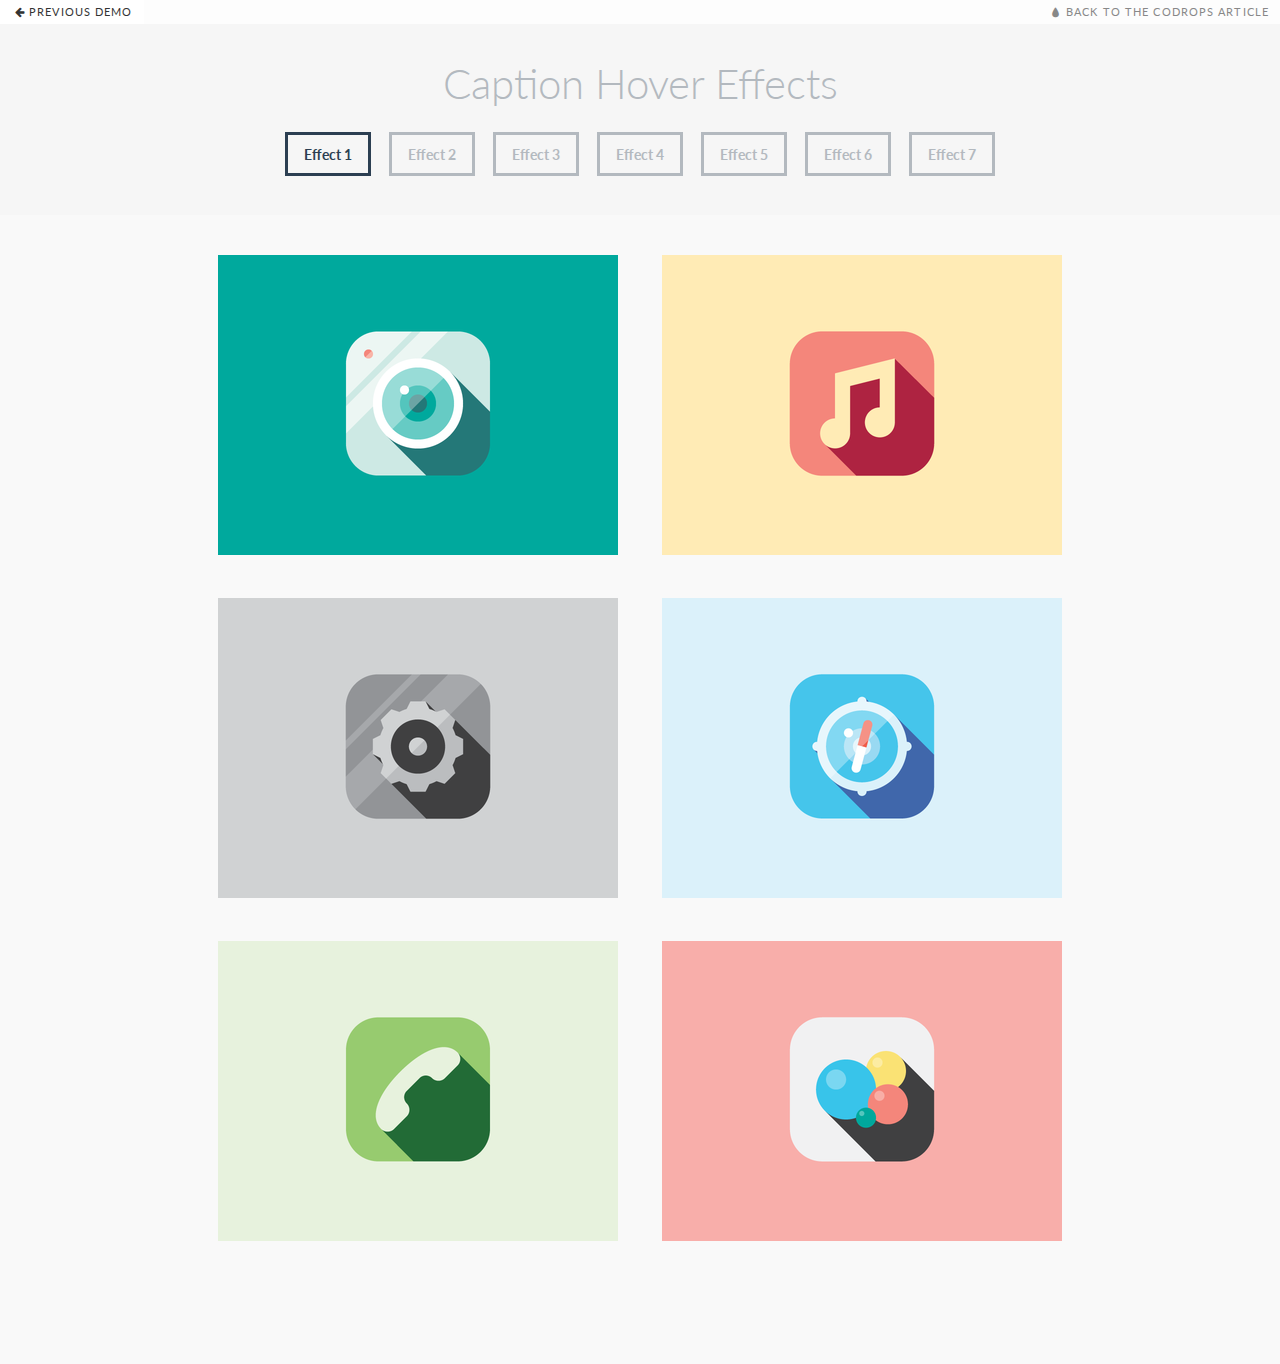
<file: CaptionHoverEffects/index.html>
<!DOCTYPE html>
<html lang="en" class="no-js">
	<head>
		<meta charset="UTF-8" />
		<meta http-equiv="X-UA-Compatible" content="IE=edge,chrome=1"> 
		<meta name="viewport" content="width=device-width, initial-scale=1.0"> 
		<title>Caption Hover Effects - Demo 1</title>
		<meta name="description" content="" />
		<meta name="keywords" content="" />
		<meta name="author" content="Codrops" />
		<link rel="shortcut icon" href="../favicon.ico"> 
		<link rel="stylesheet" type="text/css" href="css/default.css" />
		<link rel="stylesheet" type="text/css" href="css/component.css" />
		<script src="js/modernizr.custom.js"></script>
	</head>
	<body>
		<div class="container demo-1">
			<!-- Top Navigation -->
			<div class="codrops-top clearfix">
				<a class="codrops-icon codrops-icon-prev" href="http://tympanus.net/Development/CreativeButtons/"><span>Previous Demo</span></a>
				<span class="right"><a class="codrops-icon codrops-icon-drop" href="http://tympanus.net/codrops/?p=15469"><span>Back to the Codrops Article</span></a></span>
			</div>
			<header>
				<h1>Caption Hover Effects</h1>	
				<nav class="codrops-demos">
					<a class="current-demo" href="index.html">Effect 1</a>
					<a href="index2.html">Effect 2</a>
					<a href="index3.html">Effect 3</a>
					<a href="index4.html">Effect 4</a>
					<a href="index5.html">Effect 5</a>
					<a href="index6.html">Effect 6</a>
					<a href="index7.html">Effect 7</a>
				</nav>
			</header>
			<ul class="grid cs-style-1">
				<li>
					<figure>
						<img src="images/1.png" alt="img01">
						<figcaption>
							<h3>Camera</h3>
							<span>Jacob Cummings</span>
							<a href="http://dribbble.com/shots/1115632-Camera">Take a look</a>
						</figcaption>
					</figure>
				</li>
				<li>
					<figure>
						<img src="images/2.png" alt="img02">
						<figcaption>
							<h3>Music</h3>
							<span>Jacob Cummings</span>
							<a href="http://dribbble.com/shots/1115960-Music">Take a look</a>
						</figcaption>
					</figure>
				</li>
				<li>
					<figure>
						<img src="images/4.png" alt="img04">
						<figcaption>
							<h3>Settings</h3>
							<span>Jacob Cummings</span>
							<a href="http://dribbble.com/shots/1116685-Settings">Take a look</a>
						</figcaption>
					</figure>
				</li>
				<li>
					<figure>
						<img src="images/5.png" alt="img05">
						<figcaption>
							<h3>Safari</h3>
							<span>Jacob Cummings</span>
							<a href="http://dribbble.com/shots/1116775-Safari">Take a look</a>
						</figcaption>
					</figure>
				</li>
				<li>
					<figure>
						<img src="images/3.png" alt="img03">
						<figcaption>
							<h3>Phone</h3>
							<span>Jacob Cummings</span>
							<a href="http://dribbble.com/shots/1117308-Phone">Take a look</a>
						</figcaption>
					</figure>
				</li>
				<li>
					<figure>
						<img src="images/6.png" alt="img06">
						<figcaption>
							<h3>Game Center</h3>
							<span>Jacob Cummings</span>
							<a href="http://dribbble.com/shots/1118904-Game-Center">Take a look</a>
						</figcaption>
					</figure>
				</li>
			</ul>
		</div><!-- /container -->
		<script src="js/toucheffects.js"></script>
	</body>
</html>
</file>
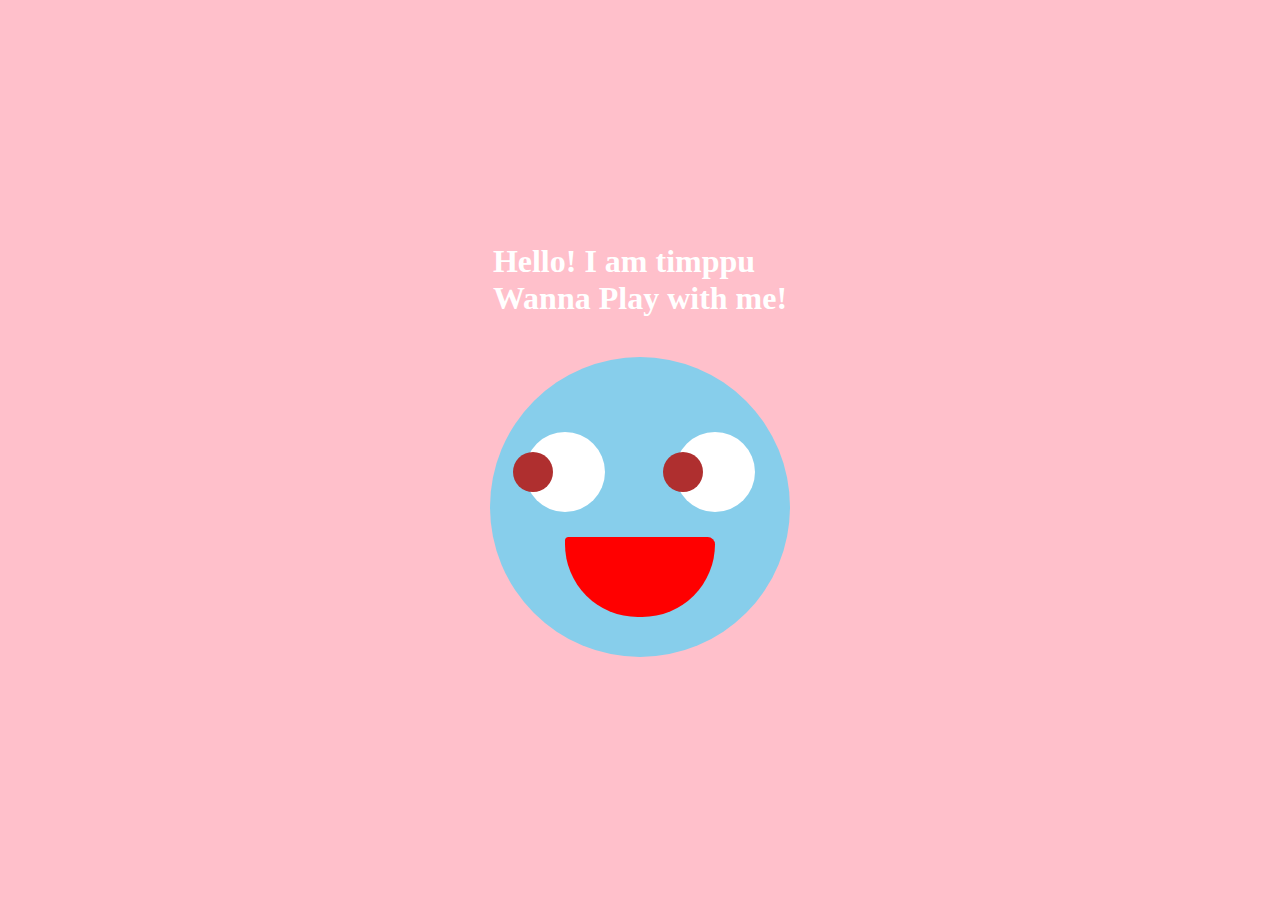
<file: mr.timppu/index.html>
<!DOCTYPE html>
<html>
<head>
	<meta charset="utf-8">
	<title>TIMPPU(*-^)</title>
	<link rel="stylesheet" type="text/css" href="style.css">
</head>
<body>
	<h1>Hello! I am timppu<br>Wanna Play with me!<h1>
	<div class="face">
		<div class="eyes">
			<div class="eye"></div>
			<div class="eye"></div>
		</div>
		<div class="mouth"></div>
	</div>
<script>
	document.querySelector('body').addEventListener('mousemove', function(eyeball){
		var eye = document.querySelectorAll('.face .eyes .eye');
		eye.forEach(function(eye){
			let x = (eye.getBoundingClientRect().left) + (eye.clientWidth / 2);
			let y = (eye.getBoundingClientRect().top) + (eye.clientHeight / 2);
			let radian = Math.atan2(eyeball.pageX - x, eyeball.pageY - y);
			let rot = (radian * (180 / Math.PI) * -1) + 270;
			eye.style.transform = "rotate("+ rot +"deg)";
		})
	})
</script>
</body>
</html>
</file>
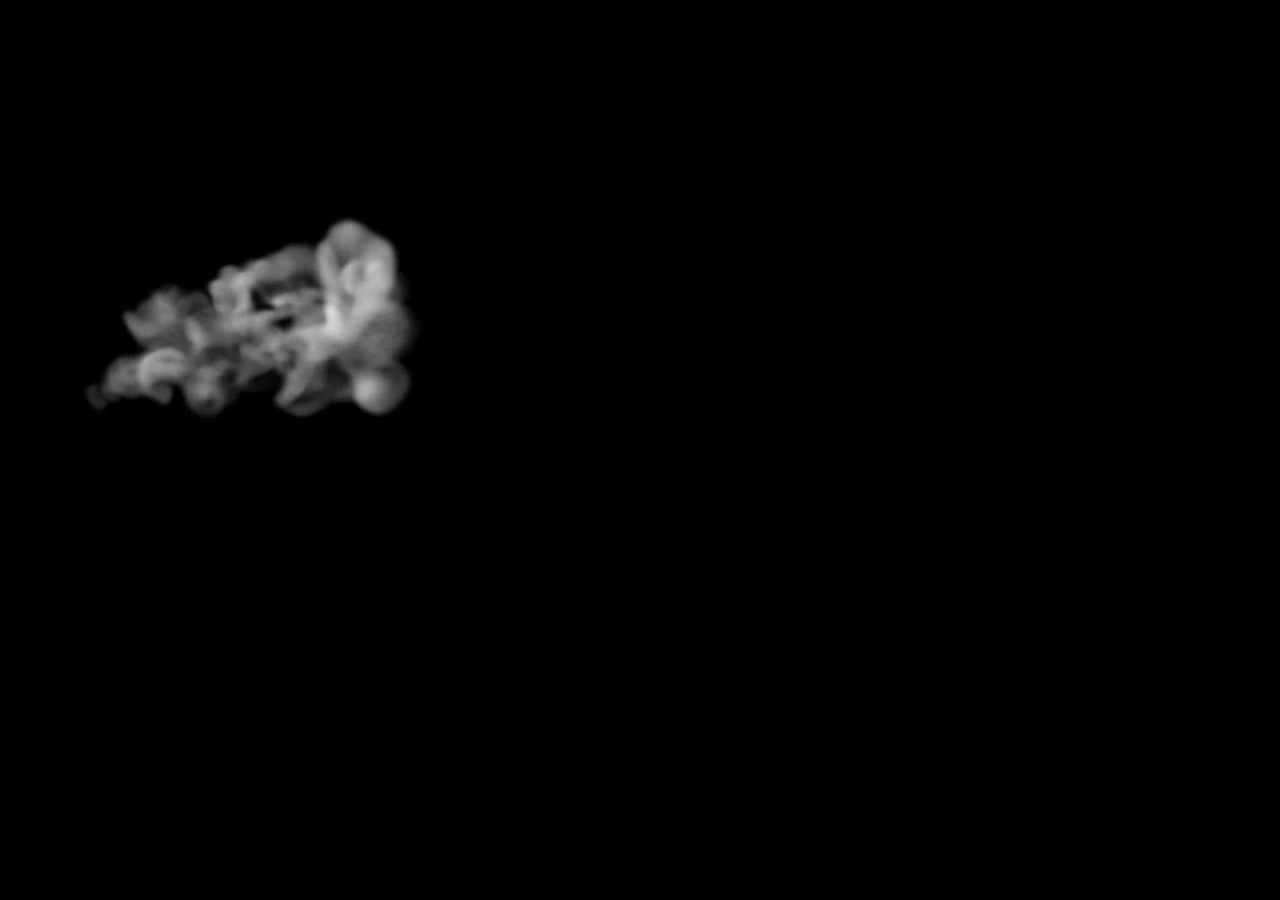
<file: smoke effect/index.html>
<!DOCTYPE html>
<html>
<head>
	<title>Smoke Text</title>
	<link rel="stylesheet" type="text/css" href="style.css">
</head>
<body>
	<section>
		<video src="smoke.mp4" autoplay muted></video>
		<h1>
			<span>S</span>
			<span>r</span>
			<span>I</span>
			<span>n</span>
			<span>I</span>
			<span>v</span>
			<span>A</span>
			<span>s</span>
		</h1>
	</section>
</body>
</file>
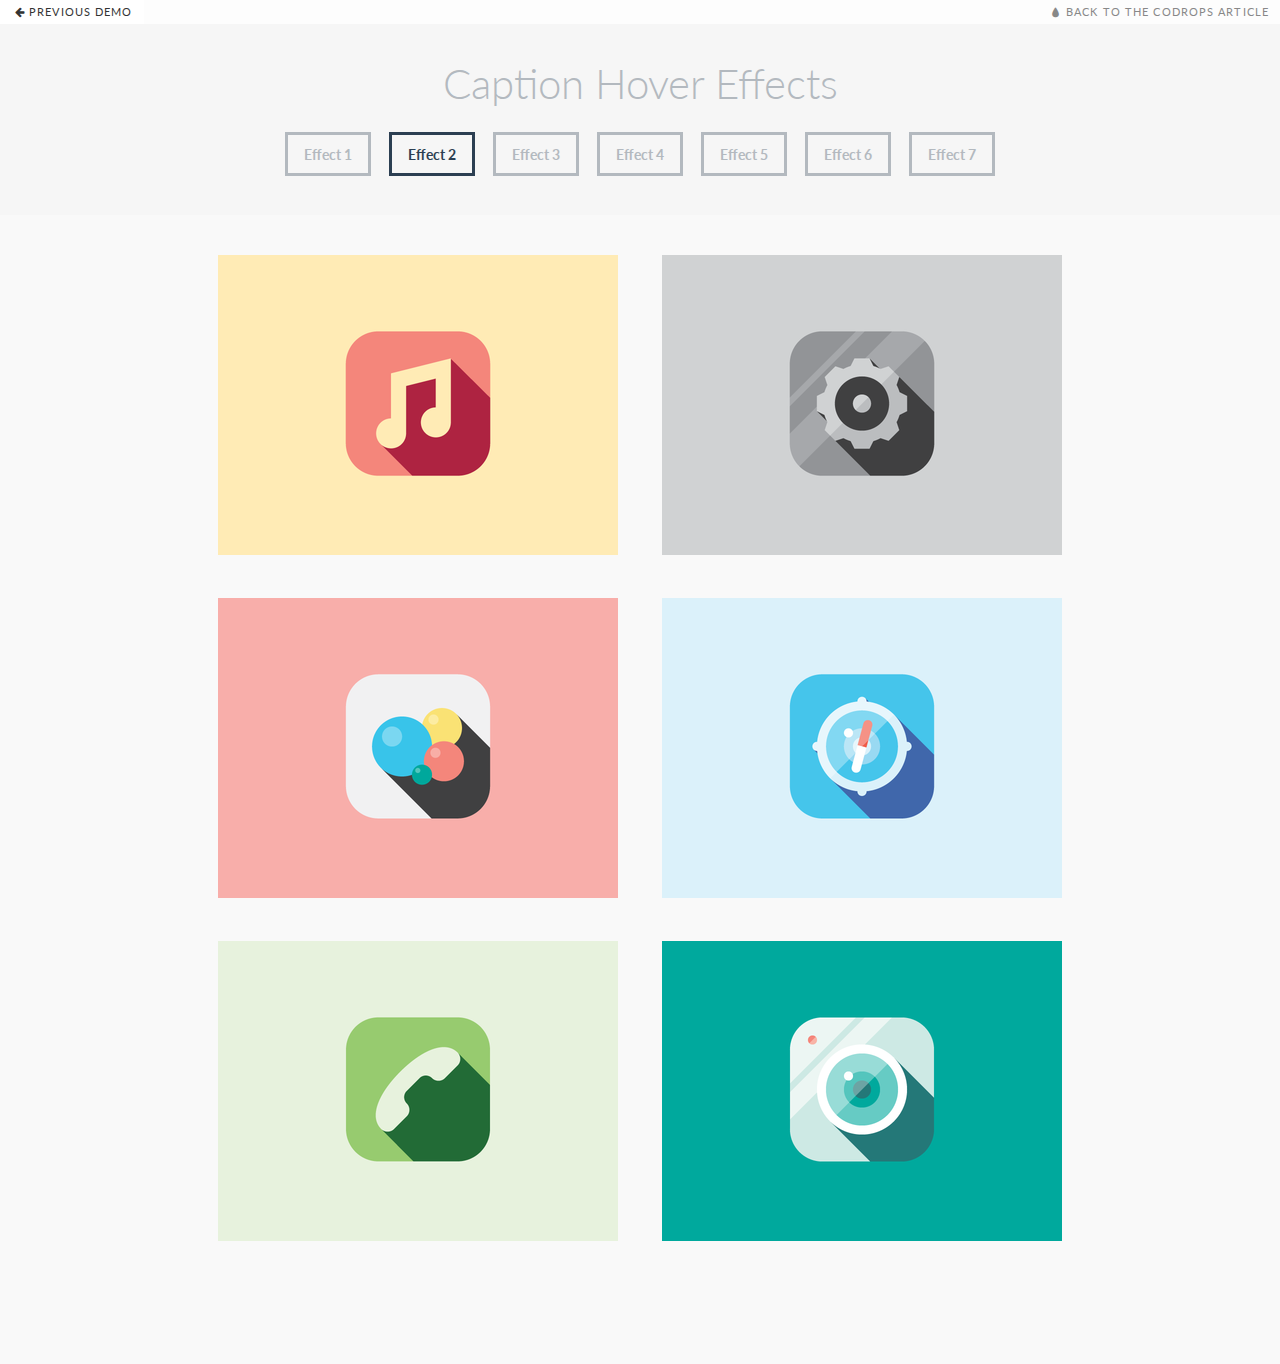
<file: CaptionHoverEffects/index2.html>
<!DOCTYPE html>
<html lang="en" class="no-js">
	<head>
		<meta charset="UTF-8" />
		<meta http-equiv="X-UA-Compatible" content="IE=edge,chrome=1"> 
		<meta name="viewport" content="width=device-width, initial-scale=1.0"> 
		<title>Caption Hover Effects - Demo 2</title>
		<meta name="description" content="" />
		<meta name="keywords" content="" />
		<meta name="author" content="Codrops" />
		<link rel="shortcut icon" href="../favicon.ico"> 
		<link rel="stylesheet" type="text/css" href="css/default.css" />
		<link rel="stylesheet" type="text/css" href="css/component.css" />
		<script src="js/modernizr.custom.js"></script>
	</head>
	<body>
		<div class="container demo-2">
			<!-- Top Navigation -->
			<div class="codrops-top clearfix">
				<a class="codrops-icon codrops-icon-prev" href="http://tympanus.net/Development/CreativeButtons/"><span>Previous Demo</span></a>
				<span class="right"><a class="codrops-icon codrops-icon-drop" href="http://tympanus.net/codrops/?p=15469"><span>Back to the Codrops Article</span></a></span>
			</div>
			<header>
				<h1>Caption Hover Effects</h1>	
				<nav class="codrops-demos">
					<a href="index.html">Effect 1</a>
					<a class="current-demo" href="index2.html">Effect 2</a>
					<a href="index3.html">Effect 3</a>
					<a href="index4.html">Effect 4</a>
					<a href="index5.html">Effect 5</a>
					<a href="index6.html">Effect 6</a>
					<a href="index7.html">Effect 7</a>
				</nav>
			</header>
			<ul class="grid cs-style-2">
				<li>
					<figure>
						<img src="images/2.png" alt="img02">
						<figcaption>
							<h3>Music</h3>
							<span>Jacob Cummings</span>
							<a href="http://dribbble.com/shots/1115960-Music">Take a look</a>
						</figcaption>
					</figure>
				</li>
				<li>
					<figure>
						<img src="images/4.png" alt="img04">
						<figcaption>
							<h3>Settings</h3>
							<span>Jacob Cummings</span>
							<a href="http://dribbble.com/shots/1116685-Settings">Take a look</a>
						</figcaption>
					</figure>
				</li>
				<li>
					<figure>
						<img src="images/6.png" alt="img06">
						<figcaption>
							<h3>Game Center</h3>
							<span>Jacob Cummings</span>
							<a href="http://dribbble.com/shots/1118904-Game-Center">Take a look</a>
						</figcaption>
					</figure>
				</li>
				<li>
					<figure>
						<img src="images/5.png" alt="img05">
						<figcaption>
							<h3>Safari</h3>
							<span>Jacob Cummings</span>
							<a href="http://dribbble.com/shots/1116775-Safari">Take a look</a>
						</figcaption>
					</figure>
				</li>
				<li>
					<figure>
						<img src="images/3.png" alt="img03">
						<figcaption>
							<h3>Phone</h3>
							<span>Jacob Cummings</span>
							<a href="http://dribbble.com/shots/1117308-Phone">Take a look</a>
						</figcaption>
					</figure>
				</li>
				<li>
					<figure>
						<img src="images/1.png" alt="img01">
						<figcaption>
							<h3>Camera</h3>
							<span>Jacob Cummings</span>
							<a href="http://dribbble.com/shots/1115632-Camera">Take a look</a>
						</figcaption>
					</figure>
				</li>
			</ul>
		</div><!-- /container -->
		<script src="js/toucheffects.js"></script>
	</body>
</html>
</file>
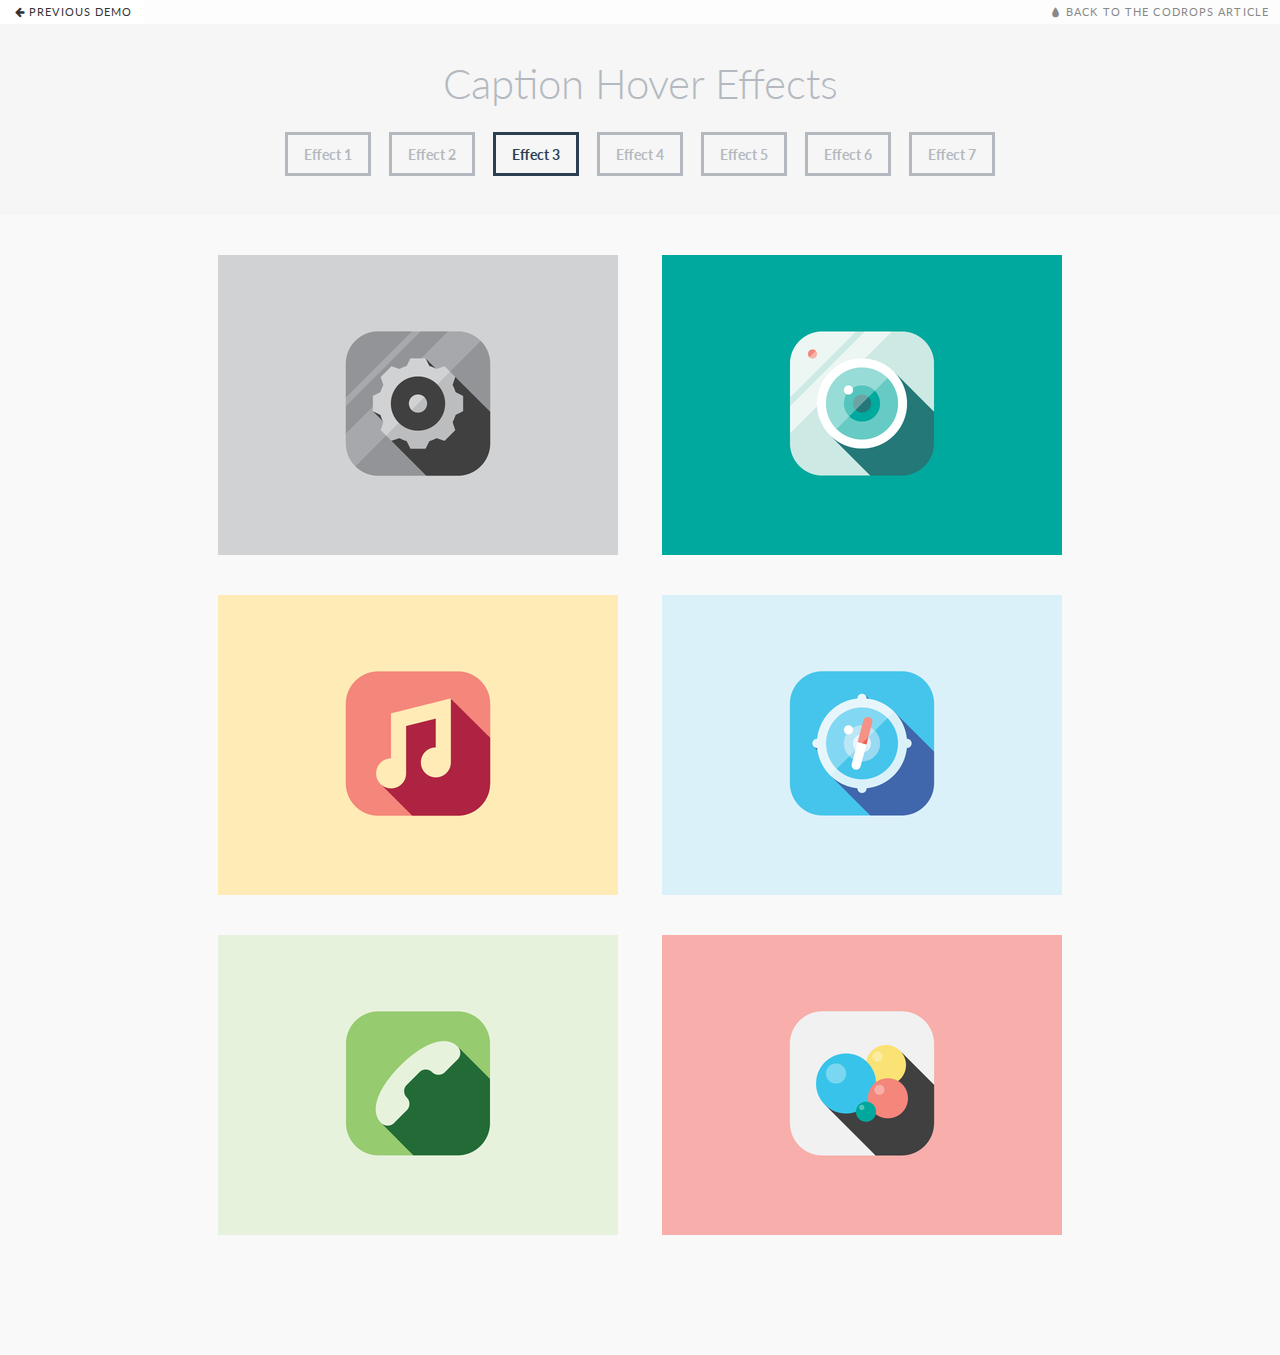
<file: CaptionHoverEffects/index3.html>
<!DOCTYPE html>
<html lang="en" class="no-js">
	<head>
		<meta charset="UTF-8" />
		<meta http-equiv="X-UA-Compatible" content="IE=edge,chrome=1"> 
		<meta name="viewport" content="width=device-width, initial-scale=1.0"> 
		<title>Caption Hover Effects - Demo 3</title>
		<meta name="description" content="" />
		<meta name="keywords" content="" />
		<meta name="author" content="Codrops" />
		<link rel="shortcut icon" href="../favicon.ico"> 
		<link rel="stylesheet" type="text/css" href="css/default.css" />
		<link rel="stylesheet" type="text/css" href="css/component.css" />
		<script src="js/modernizr.custom.js"></script>
	</head>
	<body>
		<div class="container demo-3">
			<!-- Top Navigation -->
			<div class="codrops-top clearfix">
				<a class="codrops-icon codrops-icon-prev" href="http://tympanus.net/Development/CreativeButtons/"><span>Previous Demo</span></a>
				<span class="right"><a class="codrops-icon codrops-icon-drop" href="http://tympanus.net/codrops/?p=15469"><span>Back to the Codrops Article</span></a></span>
			</div>
			<header>
				<h1>Caption Hover Effects</h1>	
				<nav class="codrops-demos">
					<a href="index.html">Effect 1</a>
					<a href="index2.html">Effect 2</a>
					<a class="current-demo" href="index3.html">Effect 3</a>
					<a href="index4.html">Effect 4</a>
					<a href="index5.html">Effect 5</a>
					<a href="index6.html">Effect 6</a>
					<a href="index7.html">Effect 7</a>
				</nav>
			</header>
			<ul class="grid cs-style-3">
				<li>
					<figure>
						<img src="images/4.png" alt="img04">
						<figcaption>
							<h3>Settings</h3>
							<span>Jacob Cummings</span>
							<a href="http://dribbble.com/shots/1116685-Settings">Take a look</a>
						</figcaption>
					</figure>
				</li>
				<li>
					<figure>
						<img src="images/1.png" alt="img01">
						<figcaption>
							<h3>Camera</h3>
							<span>Jacob Cummings</span>
							<a href="http://dribbble.com/shots/1115632-Camera">Take a look</a>
						</figcaption>
					</figure>
				</li>
				<li>
					<figure>
						<img src="images/2.png" alt="img02">
						<figcaption>
							<h3>Music</h3>
							<span>Jacob Cummings</span>
							<a href="http://dribbble.com/shots/1115960-Music">Take a look</a>
						</figcaption>
					</figure>
				</li>
				<li>
					<figure>
						<img src="images/5.png" alt="img05">
						<figcaption>
							<h3>Safari</h3>
							<span>Jacob Cummings</span>
							<a href="http://dribbble.com/shots/1116775-Safari">Take a look</a>
						</figcaption>
					</figure>
				</li>
				<li>
					<figure>
						<img src="images/3.png" alt="img03">
						<figcaption>
							<h3>Phone</h3>
							<span>Jacob Cummings</span>
							<a href="http://dribbble.com/shots/1117308-Phone">Take a look</a>
						</figcaption>
					</figure>
				</li>
				<li>
					<figure>
						<img src="images/6.png" alt="img06">
						<figcaption>
							<h3>Game Center</h3>
							<span>Jacob Cummings</span>
							<a href="http://dribbble.com/shots/1118904-Game-Center">Take a look</a>
						</figcaption>
					</figure>
				</li>
			</ul>
		</div><!-- /container -->
		<script src="js/toucheffects.js"></script>
	</body>
</html>
</file>
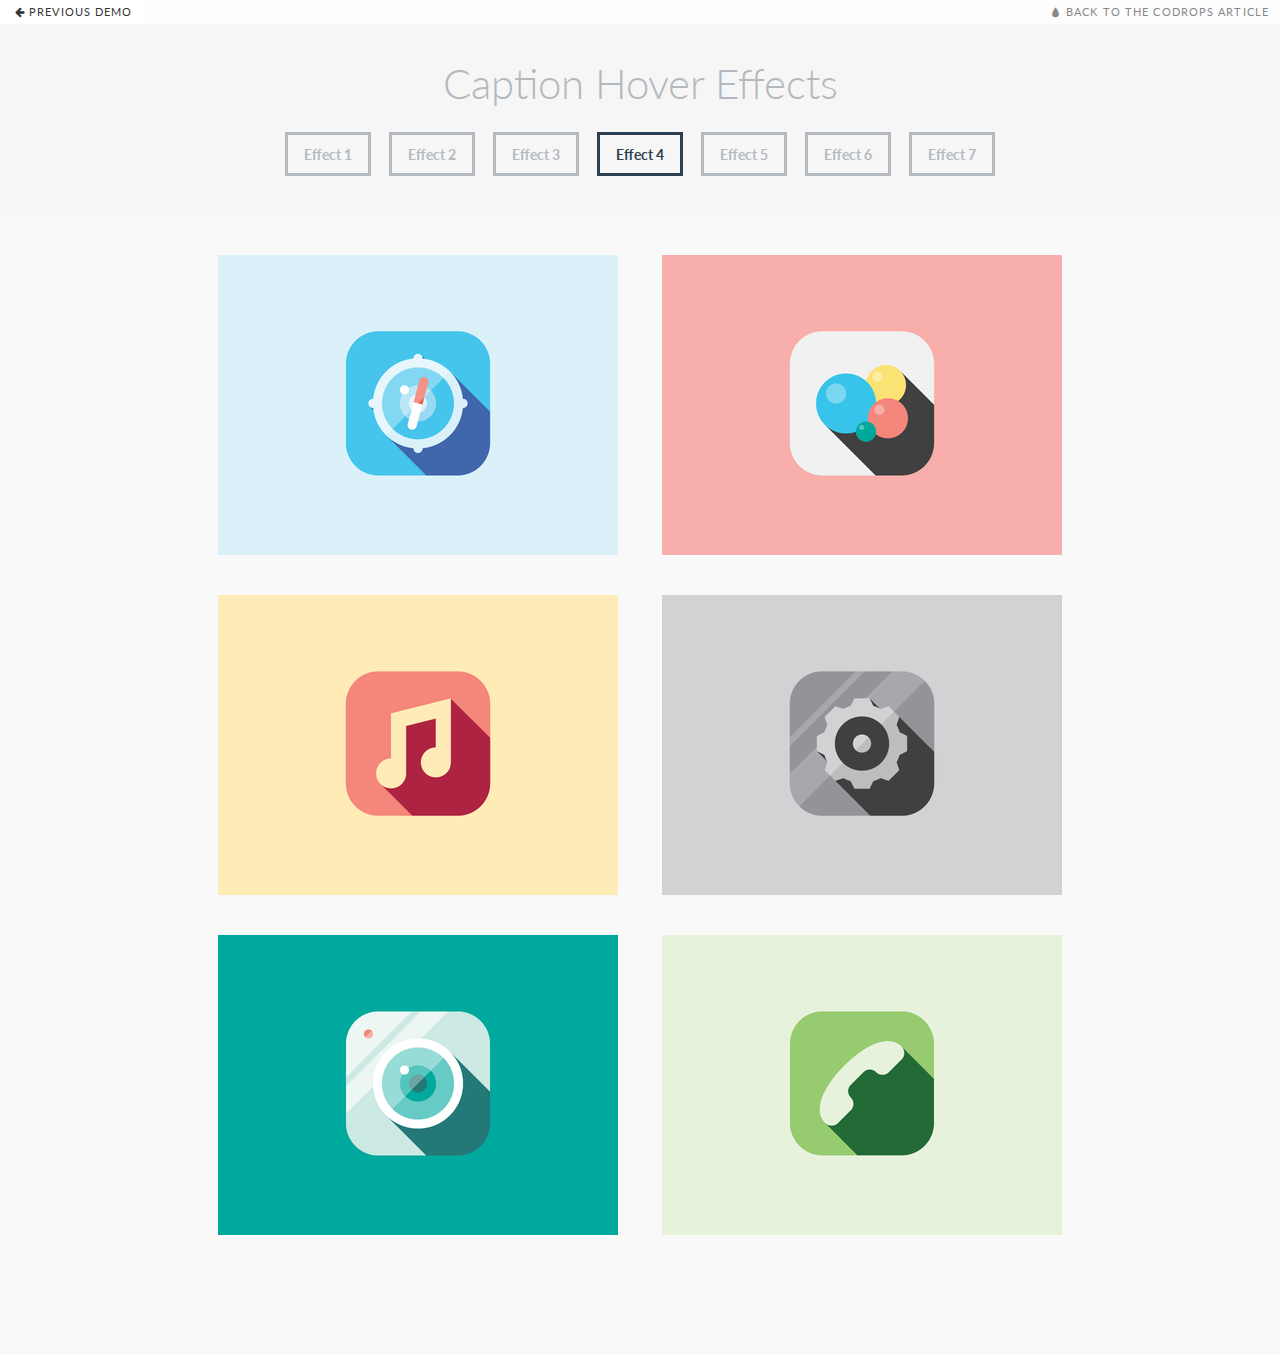
<file: CaptionHoverEffects/index4.html>
<!DOCTYPE html>
<html lang="en" class="no-js">
	<head>
		<meta charset="UTF-8" />
		<meta http-equiv="X-UA-Compatible" content="IE=edge,chrome=1"> 
		<meta name="viewport" content="width=device-width, initial-scale=1.0"> 
		<title>Caption Hover Effects - Demo 4</title>
		<meta name="description" content="" />
		<meta name="keywords" content="" />
		<meta name="author" content="Codrops" />
		<link rel="shortcut icon" href="../favicon.ico"> 
		<link rel="stylesheet" type="text/css" href="css/default.css" />
		<link rel="stylesheet" type="text/css" href="css/component.css" />
		<script src="js/modernizr.custom.js"></script>
	</head>
	<body>
		<div class="container demo-3">
			<!-- Top Navigation -->
			<div class="codrops-top clearfix">
				<a class="codrops-icon codrops-icon-prev" href="http://tympanus.net/Development/CreativeButtons/"><span>Previous Demo</span></a>
				<span class="right"><a class="codrops-icon codrops-icon-drop" href="http://tympanus.net/codrops/?p=15469"><span>Back to the Codrops Article</span></a></span>
			</div>
			<header>
				<h1>Caption Hover Effects</h1>	
				<nav class="codrops-demos">
					<a href="index.html">Effect 1</a>
					<a href="index2.html">Effect 2</a>
					<a href="index3.html">Effect 3</a>
					<a class="current-demo" href="index4.html">Effect 4</a>
					<a href="index5.html">Effect 5</a>
					<a href="index6.html">Effect 6</a>
					<a href="index7.html">Effect 7</a>
				</nav>
			</header>
			<ul class="grid cs-style-4">
				<li>
					<figure>
						<div><img src="images/5.png" alt="img05"></div>
						<figcaption>
							<h3>Safari</h3>
							<span>Jacob Cummings</span>
							<a href="http://dribbble.com/shots/1116775-Safari">Take a look</a>
						</figcaption>
					</figure>
				</li>
				<li>
					<figure>
						<div><img src="images/6.png" alt="img06"></div>
						<figcaption>
							<h3>Game Center</h3>
							<span>Jacob Cummings</span>
							<a href="http://dribbble.com/shots/1118904-Game-Center">Take a look</a>
						</figcaption>
					</figure>
				</li>
				<li>
					<figure>
						<div><img src="images/2.png" alt="img02"></div>
						<figcaption>
							<h3>Music</h3>
							<span>Jacob Cummings</span>
							<a href="http://dribbble.com/shots/1115960-Music">Take a look</a>
						</figcaption>
					</figure>
				</li>
				<li>
					<figure>
						<div><img src="images/4.png" alt="img04"></div>
						<figcaption>
							<h3>Settings</h3>
							<span>Jacob Cummings</span>
							<a href="http://dribbble.com/shots/1116685-Settings">Take a look</a>
						</figcaption>
					</figure>
				</li>
				<li>
					<figure>
						<div><img src="images/1.png" alt="img01"></div>
						<figcaption>
							<h3>Camera</h3>
							<span>Jacob Cummings</span>
							<a href="http://dribbble.com/shots/1115632-Camera">Take a look</a>
						</figcaption>
					</figure>
				</li>
				<li>
					<figure>
						<div><img src="images/3.png" alt="img03"></div>
						<figcaption>
							<h3>Phone</h3>
							<span>Jacob Cummings</span>
							<a href="http://dribbble.com/shots/1117308-Phone">Take a look</a>
						</figcaption>
					</figure>
				</li>
			</ul>
		</div><!-- /container -->
		<script src="js/toucheffects.js"></script>
	</body>
</html>
</file>
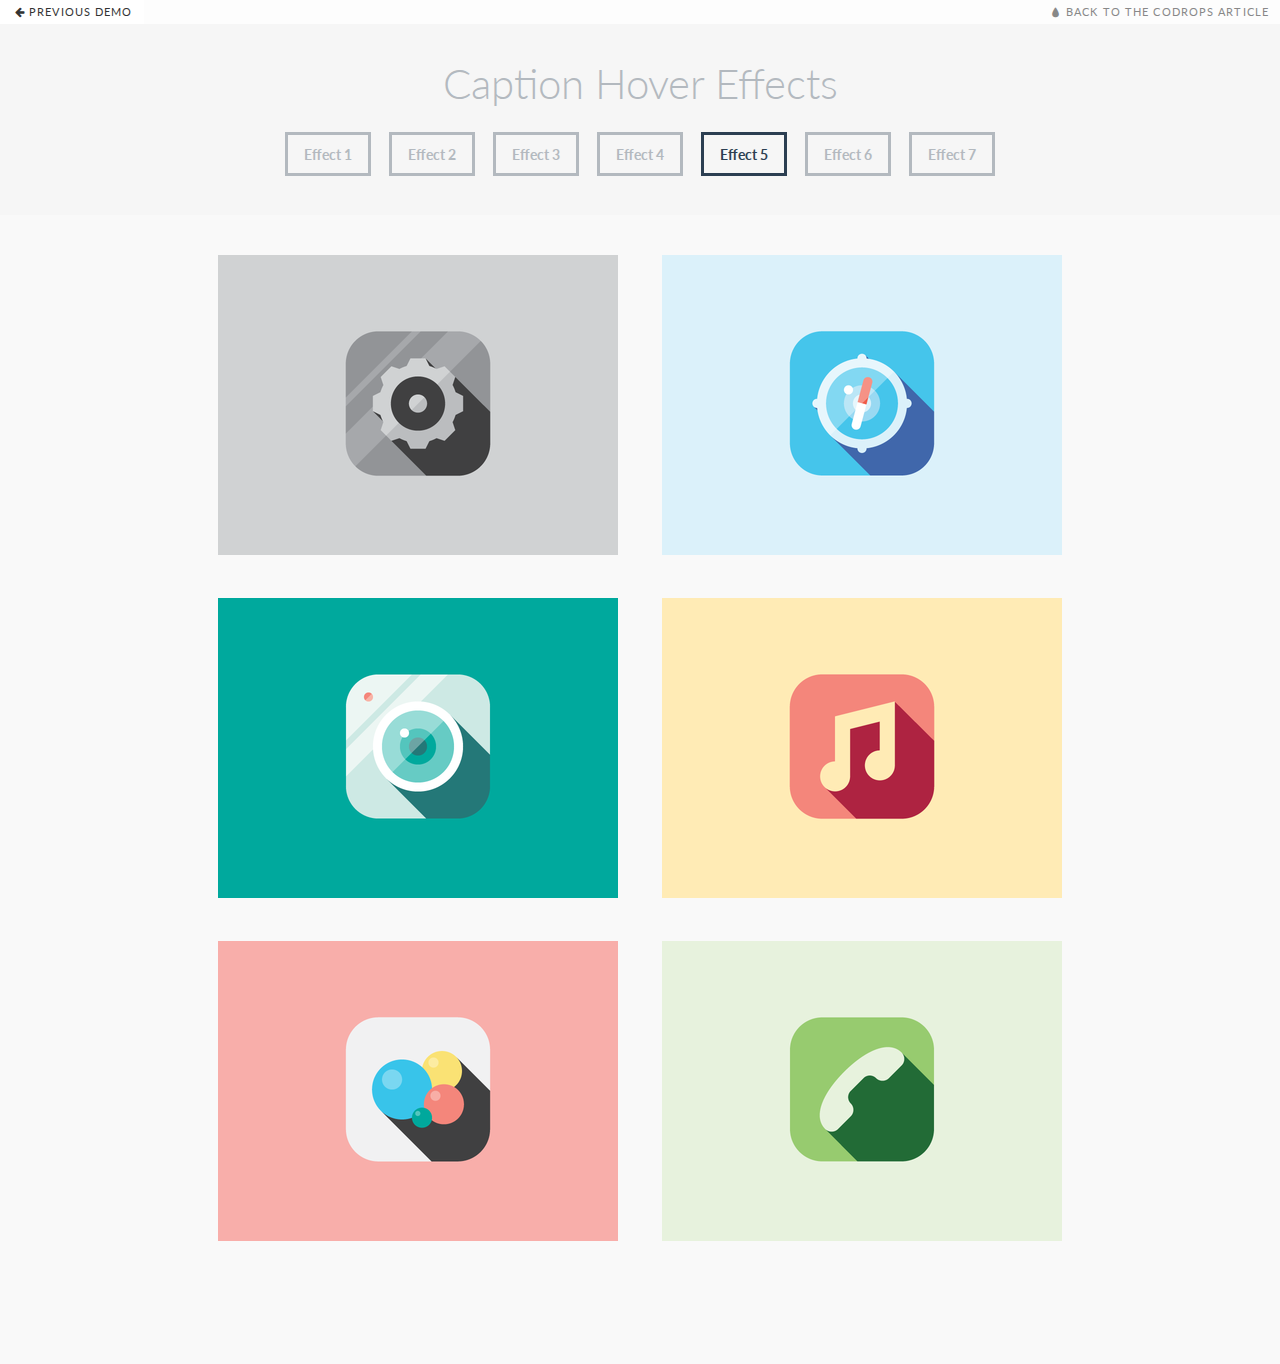
<file: CaptionHoverEffects/index5.html>
<!DOCTYPE html>
<html lang="en" class="no-js">
	<head>
		<meta charset="UTF-8" />
		<meta http-equiv="X-UA-Compatible" content="IE=edge,chrome=1"> 
		<meta name="viewport" content="width=device-width, initial-scale=1.0"> 
		<title>Caption Hover Effects - Demo 5</title>
		<meta name="description" content="" />
		<meta name="keywords" content="" />
		<meta name="author" content="Codrops" />
		<link rel="shortcut icon" href="../favicon.ico"> 
		<link rel="stylesheet" type="text/css" href="css/default.css" />
		<link rel="stylesheet" type="text/css" href="css/component.css" />
		<script src="js/modernizr.custom.js"></script>
	</head>
	<body>
		<div class="container demo-3">
			<!-- Top Navigation -->
			<div class="codrops-top clearfix">
				<a class="codrops-icon codrops-icon-prev" href="http://tympanus.net/Development/CreativeButtons/"><span>Previous Demo</span></a>
				<span class="right"><a class="codrops-icon codrops-icon-drop" href="http://tympanus.net/codrops/?p=15469"><span>Back to the Codrops Article</span></a></span>
			</div>
			<header>
				<h1>Caption Hover Effects</h1>	
				<nav class="codrops-demos">
					<a href="index.html">Effect 1</a>
					<a href="index2.html">Effect 2</a>
					<a href="index3.html">Effect 3</a>
					<a href="index4.html">Effect 4</a>
					<a class="current-demo" href="index5.html">Effect 5</a>
					<a href="index6.html">Effect 6</a>
					<a href="index7.html">Effect 7</a>
				</nav>
			</header>
			<ul class="grid cs-style-5">
				<li>
					<figure>
						<img src="images/4.png" alt="img04">
						<figcaption>
							<h3>Settings</h3>
							<span>Jacob Cummings</span>
							<a href="http://dribbble.com/shots/1116685-Settings">Take a look</a>
						</figcaption>
					</figure>
				</li>
				<li>
					<figure>
						<img src="images/5.png" alt="img05">
						<figcaption>
							<h3>Safari</h3>
							<span>Jacob Cummings</span>
							<a href="http://dribbble.com/shots/1116775-Safari">Take a look</a>
						</figcaption>
					</figure>
				</li>
				<li>
					<figure>
						<img src="images/1.png" alt="img01">
						<figcaption>
							<h3>Camera</h3>
							<span>Jacob Cummings</span>
							<a href="http://dribbble.com/shots/1115632-Camera">Take a look</a>
						</figcaption>
					</figure>
				</li>
				<li>
					<figure>
						<img src="images/2.png" alt="img02">
						<figcaption>
							<h3>Music</h3>
							<span>Jacob Cummings</span>
							<a href="http://dribbble.com/shots/1115960-Music">Take a look</a>
						</figcaption>
					</figure>
				</li>
				<li>
					<figure>
						<img src="images/6.png" alt="img06">
						<figcaption>
							<h3>Game Center</h3>
							<span>Jacob Cummings</span>
							<a href="http://dribbble.com/shots/1118904-Game-Center">Take a look</a>
						</figcaption>
					</figure>
				</li>
				<li>
					<figure>
						<img src="images/3.png" alt="img03">
						<figcaption>
							<h3>Phone</h3>
							<span>Jacob Cummings</span>
							<a href="http://dribbble.com/shots/1117308-Phone">Take a look</a>
						</figcaption>
					</figure>
				</li>
			</ul>
		</div><!-- /container -->
		<script src="js/toucheffects.js"></script>
	</body>
</html>
</file>
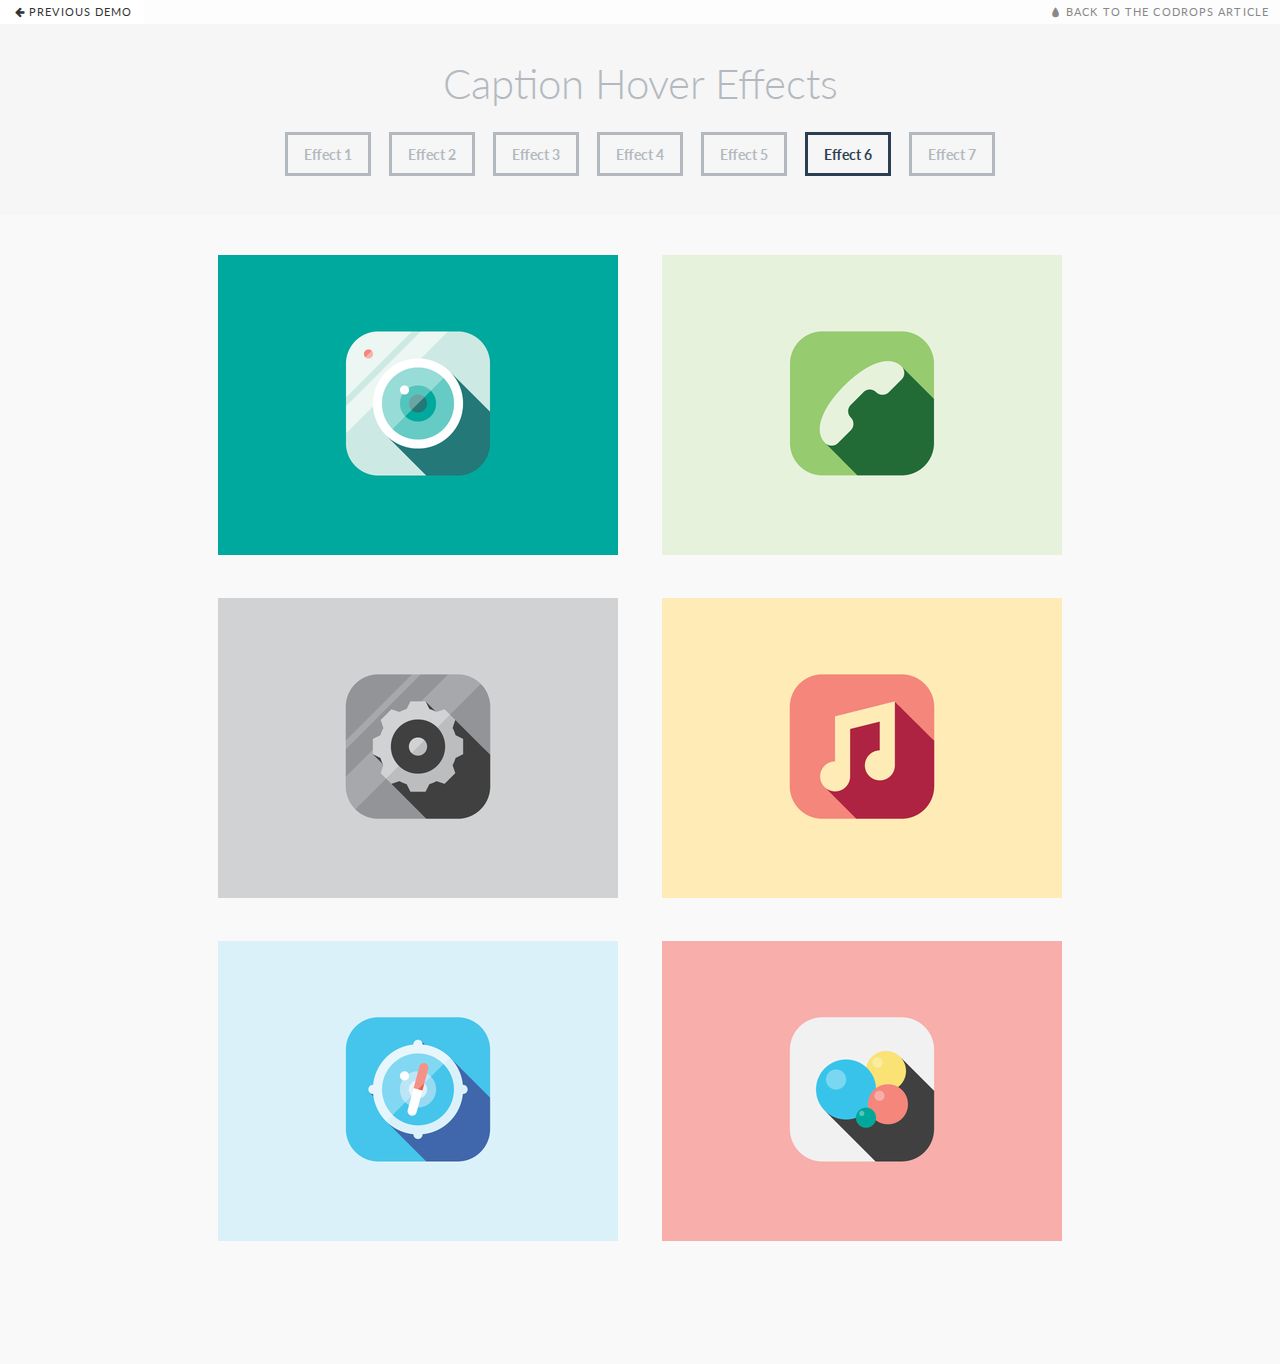
<file: CaptionHoverEffects/index6.html>
<!DOCTYPE html>
<html lang="en" class="no-js">
	<head>
		<meta charset="UTF-8" />
		<meta http-equiv="X-UA-Compatible" content="IE=edge,chrome=1"> 
		<meta name="viewport" content="width=device-width, initial-scale=1.0"> 
		<title>Caption Hover Effects - Demo 6</title>
		<meta name="description" content="" />
		<meta name="keywords" content="" />
		<meta name="author" content="Codrops" />
		<link rel="shortcut icon" href="../favicon.ico"> 
		<link rel="stylesheet" type="text/css" href="css/default.css" />
		<link rel="stylesheet" type="text/css" href="css/component.css" />
		<script src="js/modernizr.custom.js"></script>
	</head>
	<body>
		<div class="container demo-3">
			<!-- Top Navigation -->
			<div class="codrops-top clearfix">
				<a class="codrops-icon codrops-icon-prev" href="http://tympanus.net/Development/CreativeButtons/"><span>Previous Demo</span></a>
				<span class="right"><a class="codrops-icon codrops-icon-drop" href="http://tympanus.net/codrops/?p=15469"><span>Back to the Codrops Article</span></a></span>
			</div>
			<header>
				<h1>Caption Hover Effects</h1>	
				<nav class="codrops-demos">
					<a href="index.html">Effect 1</a>
					<a href="index2.html">Effect 2</a>
					<a href="index3.html">Effect 3</a>
					<a href="index4.html">Effect 4</a>
					<a href="index5.html">Effect 5</a>
					<a class="current-demo" href="index6.html">Effect 6</a>
					<a href="index7.html">Effect 7</a>
				</nav>
			</header>
			<ul class="grid cs-style-6">
				<li>
					<figure>
						<img src="images/1.png" alt="img01">
						<figcaption>
							<h3>Camera</h3>
							<span>Jacob Cummings</span>
							<a href="http://dribbble.com/shots/1115632-Camera">Take a look</a>
						</figcaption>
					</figure>
				</li>
				<li>
					<figure>
						<img src="images/3.png" alt="img03">
						<figcaption>
							<h3>Phone</h3>
							<span>Jacob Cummings</span>
							<a href="http://dribbble.com/shots/1117308-Phone">Take a look</a>
						</figcaption>
					</figure>
				</li>
				<li>
					<figure>
						<img src="images/4.png" alt="img04">
						<figcaption>
							<h3>Settings</h3>
							<span>Jacob Cummings</span>
							<a href="http://dribbble.com/shots/1116685-Settings">Take a look</a>
						</figcaption>
					</figure>
				</li>
				<li>
					<figure>
						<img src="images/2.png" alt="img02">
						<figcaption>
							<h3>Music</h3>
							<span>Jacob Cummings</span>
							<a href="http://dribbble.com/shots/1115960-Music">Take a look</a>
						</figcaption>
					</figure>
				</li>
				<li>
					<figure>
						<img src="images/5.png" alt="img05">
						<figcaption>
							<h3>Safari</h3>
							<span>Jacob Cummings</span>
							<a href="http://dribbble.com/shots/1116775-Safari">Take a look</a>
						</figcaption>
					</figure>
				</li>
				<li>
					<figure>
						<img src="images/6.png" alt="img06">
						<figcaption>
							<h3>Game Center</h3>
							<span>Jacob Cummings</span>
							<a href="http://dribbble.com/shots/1118904-Game-Center">Take a look</a>
						</figcaption>
					</figure>
				</li>
			</ul>
		</div><!-- /container -->
		<script src="js/toucheffects.js"></script>
	</body>
</html>
</file>
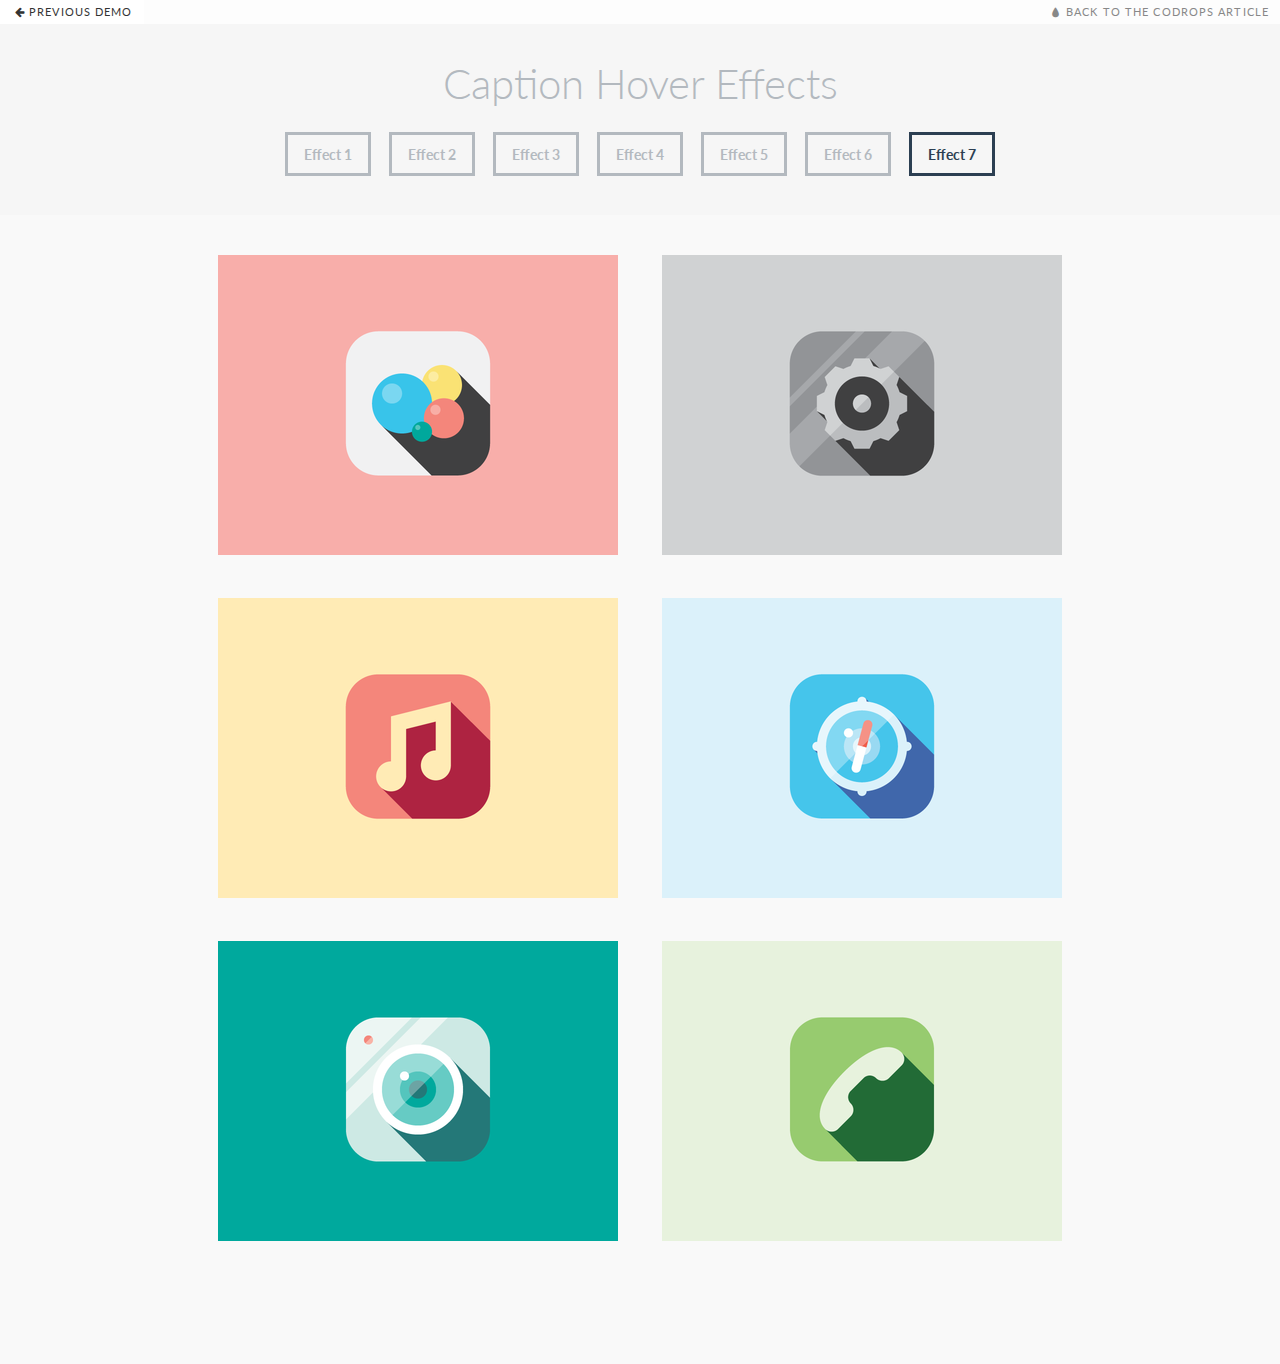
<file: CaptionHoverEffects/index7.html>
<!DOCTYPE html>
<html lang="en" class="no-js">
	<head>
		<meta charset="UTF-8" />
		<meta http-equiv="X-UA-Compatible" content="IE=edge,chrome=1"> 
		<meta name="viewport" content="width=device-width, initial-scale=1.0"> 
		<title>Caption Hover Effects - Demo 7</title>
		<meta name="description" content="" />
		<meta name="keywords" content="" />
		<meta name="author" content="Codrops" />
		<link rel="shortcut icon" href="../favicon.ico"> 
		<link rel="stylesheet" type="text/css" href="css/default.css" />
		<link rel="stylesheet" type="text/css" href="css/component.css" />
		<script src="js/modernizr.custom.js"></script>
	</head>
	<body>
		<div class="container demo-7">
			<!-- Top Navigation -->
			<div class="codrops-top clearfix">
				<a class="codrops-icon codrops-icon-prev" href="http://tympanus.net/Development/CreativeButtons/"><span>Previous Demo</span></a>
				<span class="right"><a class="codrops-icon codrops-icon-drop" href="http://tympanus.net/codrops/?p=15469"><span>Back to the Codrops Article</span></a></span>
			</div>
			<header>
				<h1>Caption Hover Effects</h1>	
				<nav class="codrops-demos">
					<a href="index.html">Effect 1</a>
					<a href="index2.html">Effect 2</a>
					<a href="index3.html">Effect 3</a>
					<a href="index4.html">Effect 4</a>
					<a href="index5.html">Effect 5</a>
					<a href="index6.html">Effect 6</a>
					<a class="current-demo" href="index7.html">Effect 7</a>
				</nav>
			</header>
			<ul class="grid cs-style-7">
				<li>
					<figure>
						<img src="images/6.png" alt="img06">
						<figcaption>
							<h3>Game Center</h3>
							<span>Jacob Cummings</span>
							<a href="http://dribbble.com/shots/1118904-Game-Center">Take a look</a>
						</figcaption>
					</figure>
				</li>
				<li>
					<figure>
						<img src="images/4.png" alt="img04">
						<figcaption>
							<h3>Settings</h3>
							<span>Jacob Cummings</span>
							<a href="http://dribbble.com/shots/1116685-Settings">Take a look</a>
						</figcaption>
					</figure>
				</li>
				<li>
					<figure>
						<img src="images/2.png" alt="img02">
						<figcaption>
							<h3>Music</h3>
							<span>Jacob Cummings</span>
							<a href="http://dribbble.com/shots/1115960-Music">Take a look</a>
						</figcaption>
					</figure>
				</li>
				<li>
					<figure>
						<img src="images/5.png" alt="img05">
						<figcaption>
							<h3>Safari</h3>
							<span>Jacob Cummings</span>
							<a href="http://dribbble.com/shots/1116775-Safari">Take a look</a>
						</figcaption>
					</figure>
				</li>
				<li>
					<figure>
						<img src="images/1.png" alt="img01">
						<figcaption>
							<h3>Camera</h3>
							<span>Jacob Cummings</span>
							<a href="http://dribbble.com/shots/1115632-Camera">Take a look</a>
						</figcaption>
					</figure>
				</li>
				<li>
					<figure>
						<img src="images/3.png" alt="img03">
						<figcaption>
							<h3>Phone</h3>
							<span>Jacob Cummings</span>
							<a href="http://dribbble.com/shots/1117308-Phone">Take a look</a>
						</figcaption>
					</figure>
				</li>
			</ul>
		</div><!-- /container -->
		<script src="js/toucheffects.js"></script>
	</body>
</html>
</file>
<file: CaptionHoverEffects/css/default.css>
/* General Demo Style */
@import url(http://fonts.googleapis.com/css?family=Lato:300,400,700);

@font-face {
	font-family: 'codropsicons';
	src:url('../fonts/codropsicons/codropsicons.eot');
	src:url('../fonts/codropsicons/codropsicons.eot?#iefix') format('embedded-opentype'),
		url('../fonts/codropsicons/codropsicons.woff') format('woff'),
		url('../fonts/codropsicons/codropsicons.ttf') format('truetype'),
		url('../fonts/codropsicons/codropsicons.svg#codropsicons') format('svg');
	font-weight: normal;
	font-style: normal;
}

*, *:after, *:before { -webkit-box-sizing: border-box; -moz-box-sizing: border-box; box-sizing: border-box; }
body, html { font-size: 100%; padding: 0; margin: 0;}

/* Clearfix hack by Nicolas Gallagher: http://nicolasgallagher.com/micro-clearfix-hack/ */
.clearfix:before, .clearfix:after { content: " "; display: table; }
.clearfix:after { clear: both; }

body {
	font-family: 'Lato', Calibri, Arial, sans-serif;
	color: #b3b9bf;
	background: #f9f9f9;
}

a {
	color: #888;
	text-decoration: none;
}

a:hover,
a:active {
	color: #333;
}

/* Header Style */
.container > header {
	margin: 0 auto;
	padding: 2em;
	text-align: center;
	background: rgba(0,0,0,0.01);
}

.container > header h1 {
	font-size: 2.625em;
	line-height: 1.3;
	margin: 0;
	font-weight: 300;
}

/* To Navigation Style */
.codrops-top {
	background: #fff;
	background: rgba(255, 255, 255, 0.6);
	text-transform: uppercase;
	width: 100%;
	font-size: 0.69em;
	line-height: 2.2;
}

.codrops-top a {
	padding: 0 1em;
	letter-spacing: 0.1em;
	color: #888;
	display: inline-block;
}

.codrops-top a:hover {
	background: rgba(255,255,255,0.95);
	color: #333;
}

.codrops-top span.right {
	float: right;
}

.codrops-top span.right a {
	float: left;
	display: block;
}

.codrops-icon:before {
	font-family: 'codropsicons';
	margin: 0 4px;
	speak: none;
	font-style: normal;
	font-weight: normal;
	font-variant: normal;
	text-transform: none;
	line-height: 1;
	-webkit-font-smoothing: antialiased;
}

.codrops-icon-drop:before {
	content: "\e001";
}

.codrops-icon-prev:before {
	content: "\e004";
}

.codrops-icon-archive:before {
	content: "\e002";
}

.codrops-icon-next:before {
	content: "\e000";
}

.codrops-icon-about:before {
	content: "\e003";
}

/* Demo Buttons Style */
.codrops-demos {
	padding-top: 1em;
	font-size: 0.9em;
}

.codrops-demos a {
	display: inline-block;
	margin: 0.5em;
	padding: 0.7em 1.1em;
	border: 3px solid #b3b9bf;
	color: #b3b9bf;
	font-weight: 700;
}

.codrops-demos a:hover,
.codrops-demos a.current-demo,
.codrops-demos a.current-demo:hover {
	border-color: #2c3f52;
	color: #2c3f52;
}

@media screen and (max-width: 25em) {

	.codrops-icon span {
		display: none;
	}

}
</file>
<file: CaptionHoverEffects/css/component.css>
.grid {
	padding: 20px 20px 100px 20px;
	max-width: 1300px;
	margin: 0 auto;
	list-style: none;
	text-align: center;
}

.grid li {
	display: inline-block;
	width: 440px;
	margin: 0;
	padding: 20px;
	text-align: left;
	position: relative;
}

.grid figure {
	margin: 0;
	position: relative;
}

.grid figure img {
	max-width: 100%;
	display: block;
	position: relative;
}

.grid figcaption {
	position: absolute;
	top: 0;
	left: 0;
	padding: 20px;
	background: #2c3f52;
	color: #ed4e6e;
}

.grid figcaption h3 {
	margin: 0;
	padding: 0;
	color: #fff;
}

.grid figcaption span:before {
	content: 'by ';
}

.grid figcaption a {
	text-align: center;
	padding: 5px 10px;
	border-radius: 2px;
	display: inline-block;
	background: #ed4e6e;
	color: #fff;
}

/* Individual Caption Styles */

/* Caption Style 1 */
.cs-style-1 figcaption {
	height: 100%;
	width: 100%;
	opacity: 0;
	text-align: center;
	-webkit-backface-visibility: hidden;
	-moz-backface-visibility: hidden;
	backface-visibility: hidden;
	-webkit-transition: -webkit-transform 0.3s, opacity 0.3s;
	-moz-transition: -moz-transform 0.3s, opacity 0.3s;
	transition: transform 0.3s, opacity 0.3s;
}

.no-touch .cs-style-1 figure:hover figcaption,
.cs-style-1 figure.cs-hover figcaption {
	opacity: 1;
	-webkit-transform: translate(15px, 15px);
	-moz-transform: translate(15px, 15px);
	-ms-transform: translate(15px, 15px);
	transform: translate(15px, 15px);
}

.cs-style-1 figcaption h3 {
	margin-top: 70px;
}

.cs-style-1 figcaption span {
	display: block;
}

.cs-style-1 figcaption a {
	margin-top: 30px;
}

/* Caption Style 2 */
.cs-style-2 figure img {
	z-index: 10;
	-webkit-transition: -webkit-transform 0.4s;
	-moz-transition: -moz-transform 0.4s;
	transition: transform 0.4s;
}

.no-touch .cs-style-2 figure:hover img,
.cs-style-2 figure.cs-hover img {
	-webkit-transform: translateY(-90px);
	-moz-transform: translateY(-90px);
	-ms-transform: translateY(-90px);
	transform: translateY(-90px);
}

.cs-style-2 figcaption {
	height: 90px;
	width: 100%;
	top: auto;
	bottom: 0;
}

.cs-style-2 figcaption a {
	position: absolute;
	right: 20px;
	top: 30px;
}

/* Caption Style 3 */
.cs-style-3 figure {
	overflow: hidden;
}

.cs-style-3 figure img {
	-webkit-transition: -webkit-transform 0.4s;
	-moz-transition: -moz-transform 0.4s;
	transition: transform 0.4s;
}

.no-touch .cs-style-3 figure:hover img,
.cs-style-3 figure.cs-hover img {
	-webkit-transform: translateY(-50px);
	-moz-transform: translateY(-50px);
	-ms-transform: translateY(-50px);
	transform: translateY(-50px);
}

.cs-style-3 figcaption {
	height: 100px;
	width: 100%;
	top: auto;
	bottom: 0;
	opacity: 0;
	-webkit-transform: translateY(100%);
	-moz-transform: translateY(100%);
	-ms-transform: translateY(100%);
	transform: translateY(100%);
	-webkit-transition: -webkit-transform 0.4s, opacity 0.1s 0.3s;
	-moz-transition: -moz-transform 0.4s, opacity 0.1s 0.3s;
	transition: transform 0.4s, opacity 0.1s 0.3s;
}

.no-touch .cs-style-3 figure:hover figcaption,
.cs-style-3 figure.cs-hover figcaption {
	opacity: 1;
	-webkit-transform: translateY(0px);
	-moz-transform: translateY(0px);
	-ms-transform: translateY(0px);
	transform: translateY(0px);
	-webkit-transition: -webkit-transform 0.4s, opacity 0.1s;
	-moz-transition: -moz-transform 0.4s, opacity 0.1s;
	transition: transform 0.4s, opacity 0.1s;
}

.cs-style-3 figcaption a {
	position: absolute;
	bottom: 20px;
	right: 20px;
}

/* Caption Style 4 */
.cs-style-4 li {
	-webkit-perspective: 1700px;
	-moz-perspective: 1700px;
	perspective: 1700px;
	-webkit-perspective-origin: 0 50%;
	-moz-perspective-origin: 0 50%;
	perspective-origin: 0 50%;
}

.cs-style-4 figure {
	-webkit-transform-style: preserve-3d;
	-moz-transform-style: preserve-3d;
	transform-style: preserve-3d;
}

.cs-style-4 figure > div {
	overflow: hidden;
}

.cs-style-4 figure img {
	-webkit-transition: -webkit-transform 0.4s;
	-moz-transition: -moz-transform 0.4s;
	transition: transform 0.4s;
}

.no-touch .cs-style-4 figure:hover img,
.cs-style-4 figure.cs-hover img {
	-webkit-transform: translateX(25%);
	-moz-transform: translateX(25%);
	-ms-transform: translateX(25%);
	transform: translateX(25%);
}

.cs-style-4 figcaption {
	height: 100%;
	width: 50%;
	opacity: 0;
	-webkit-backface-visibility: hidden;
	-moz-backface-visibility: hidden;
	backface-visibility: hidden;
	-webkit-transform-origin: 0 0;
	-moz-transform-origin: 0 0;
	transform-origin: 0 0;
	-webkit-transform: rotateY(-90deg);
	-moz-transform: rotateY(-90deg);
	transform: rotateY(-90deg);
	-webkit-transition: -webkit-transform 0.4s, opacity 0.1s 0.3s;
	-moz-transition: -moz-transform 0.4s, opacity 0.1s 0.3s;
	transition: transform 0.4s, opacity 0.1s 0.3s;
}

.no-touch .cs-style-4 figure:hover figcaption,
.cs-style-4 figure.cs-hover figcaption {
	opacity: 1;
	-webkit-transform: rotateY(0deg);
	-moz-transform: rotateY(0deg);
	transform: rotateY(0deg);
	-webkit-transition: -webkit-transform 0.4s, opacity 0.1s;
	-moz-transition: -moz-transform 0.4s, opacity 0.1s;
	transition: transform 0.4s, opacity 0.1s;
}

.cs-style-4 figcaption a {
	position: absolute;
	bottom: 20px;
	right: 20px;
}

/* Caption Style 5 */
.cs-style-5 figure img {
	z-index: 10;
	-webkit-transition: -webkit-transform 0.4s;
	-moz-transition: -moz-transform 0.4s;
	transition: transform 0.4s;
}

.no-touch .cs-style-5 figure:hover img,
.cs-style-5 figure.cs-hover img {
	-webkit-transform: scale(0.4);
	-moz-transform: scale(0.4);
	-ms-transform: scale(0.4);
	transform: scale(0.4);
}

.cs-style-5 figcaption {
	height: 100%;
	width: 100%;
	opacity: 0;
	-webkit-transform: scale(0.7);
	-moz-transform: scale(0.7);
	-ms-transform: scale(0.7);
	transform: scale(0.7);
	-webkit-backface-visibility: hidden;
	-moz-backface-visibility: hidden;
	backface-visibility: hidden;
	-webkit-transition: -webkit-transform 0.4s, opacity 0.4s;
	-moz-transition: -moz-transform 0.4s, opacity 0.4s;
	transition: transform 0.4s, opacity 0.4s;
}

.no-touch .cs-style-5 figure:hover figcaption,
.cs-style-5 figure.cs-hover figcaption {
	-webkit-transform: scale(1);
	-moz-transform: scale(1);
	-ms-transform: scale(1);
	transform: scale(1);
	opacity: 1;
}

.cs-style-5 figure a {
	position: absolute;
	bottom: 20px;
	right: 20px;
}

/* Caption Style 6 */
.cs-style-6 figure img {
	z-index: 10;
	-webkit-transition: -webkit-transform 0.4s;
	-moz-transition: -moz-transform 0.4s;
	transition: transform 0.4s;
}

.no-touch .cs-style-6 figure:hover img,
.cs-style-6 figure.cs-hover img {
	-webkit-transform: translateY(-50px) scale(0.5);
	-moz-transform: translateY(-50px) scale(0.5);
	-ms-transform: translateY(-50px) scale(0.5);
	transform: translateY(-50px) scale(0.5);
}

.cs-style-6 figcaption {
	height: 100%;
	width: 100%;
}

.cs-style-6 figcaption h3 {
	margin-top: 60%;
}

.cs-style-6 figcaption a {
	position: absolute;
	bottom: 20px;
	right: 20px;
}

/* Caption Style 7 */
.cs-style-7 li:first-child { z-index: 6; }
.cs-style-7 li:nth-child(2) { z-index: 5; }
.cs-style-7 li:nth-child(3) { z-index: 4; }
.cs-style-7 li:nth-child(4) { z-index: 3; }
.cs-style-7 li:nth-child(5) { z-index: 2; }
.cs-style-7 li:nth-child(6) { z-index: 1; }

.cs-style-7 figure img {
	z-index: 10;
}

.cs-style-7 figcaption {
	height: 100%;
	width: 100%;
	opacity: 0;
	-webkit-backface-visibility: hidden;
	-moz-backface-visibility: hidden;
	backface-visibility: hidden;
	-webkit-transition: opacity 0.3s, height 0.3s, box-shadow 0.3s;
	-moz-transition: opacity 0.3s, height 0.3s, box-shadow 0.3s;
	transition: opacity 0.3s, height 0.3s, box-shadow 0.3s;
	box-shadow: 0 0 0 0px #2c3f52;
}

.no-touch .cs-style-7 figure:hover figcaption,
.cs-style-7 figure.cs-hover figcaption {
	opacity: 1;
	height: 130%;
	box-shadow: 0 0 0 10px #2c3f52;
}

.cs-style-7 figcaption h3 {
	margin-top: 86%;
}

.cs-style-7 figcaption h3,
.cs-style-7 figcaption span,
.cs-style-7 figcaption a {
	opacity: 0;
	-webkit-transition: opacity 0s;
	-moz-transition: opacity 0s;
	transition: opacity 0s;
}

.cs-style-7 figcaption a {
	position: absolute;
	bottom: 20px;
	right: 20px;
}

.no-touch .cs-style-7 figure:hover figcaption h3,
.no-touch .cs-style-7 figure:hover figcaption span,
.no-touch .cs-style-7 figure:hover figcaption a,
.cs-style-7 figure.cs-hover figcaption h3,
.cs-style-7 figure.cs-hover figcaption span,
.cs-style-7 figure.cs-hover figcaption a {
	-webkit-transition: opacity 0.3s 0.2s;
	-moz-transition: opacity 0.3s 0.2s;
	transition: opacity 0.3s 0.2s;
	opacity: 1;
}

@media screen and (max-width: 31.5em) {
	.grid {
		padding: 10px 10px 100px 10px;
	}
	.grid li {
		width: 100%;
		min-width: 300px;
	}
}
</file>
<file: mr.timppu/style.css>
*
{
	margin: 0%;
	padding:0;
	box-sizing: border-box;
}
body
{
	display: flex;
	flex-direction: column;
	justify-content: center;
	align-items: center;
	min-height: 100vh;
	background: pink;
}
body >h1{
	font-family: serif;
	padding: 20px;
	color: #fff;
}
.face
{
	position: relative;
	width: 300px;
	height: 300px;
	border-radius: 50%;
	background: #87ceeb;
	display: flex;
	justify-content: center;
	align-items: center;
}
.mouth
{
	display: flex;
	width:150px;
	height:80px;
}
.mouth::before
{
	content:'';
	position:absolute;
	top: 180px;
	left:75px;
	width:150px;
	height:80px;
	background:red;
	border-top-left-radius:10px;
	border-top-right-radius:20px;
	border-bottom-left-radius:200px;
	border-bottom-right-radius:200px;
	transition:0.2s;
}
.mouth:hover::before
{
	top:200px;
	left:75px;
	width:150px;
	height:40px;
	background:white;
	border-top-left-radius:20px;
	border-top-right-radius:20px;
	border-bottom-left-radius:20px;
	border-bottom-right-radius:20px;
	transition:0.2s;

}
.eyes
{
	position: relative;
	top:-35px;
	display: flex;
}
.eyes .eye
{
	position: relative;
	width: 80px;
	height: 80px;
	display: block;
	background: white;
	margin:0 35px;
	border-radius: 50%;
}
.eyes .eye::before
{
	content:'';
	position:absolute;
	top:50%;
	left: 10%;
	transform: translate(-50%,-50%);
	width: 40px;
	height:40px;
	background:#af2f2f;
	border-radius: 50%;
}
.eyes .eye:hover
{
	background:#87adda;
}
.eyes .eye:hover::before
{
	height:35px;
	width:35px;
	background:#87adda;
	left:50%;
	border-radius: 50%;
}
</file>
<file: smoke effect/style.css>
body
{
	margin:0;
	padding:0;
}
section
{
	height:100vh;
	background:black;
}
video
{
	object-fit:cover;
}
h1
{
	margin:0;
	padding:0;
	position:absolute;
	top:50%;
	transform:translateX(50%);
	width:100%
	text-align:center;
	color:green;
	font-size:5em;
	font-family:sans-serif;
	letter-spacing:.2em;
}
h1 span
{
	opacity:0;
	display:inline-block;
	animation:animate 1s linear forwards;
}

@keyframes animate
{
	0%
	{
		opacity:0;
		transform:rotateY(90deg);
		filter:blur(10px);
	}
	100%
	{
		opacity:1;
		transform:rotateY(0deg);
		filter:blur(0);
	}
}
h1 span:nth-child(8)
{
	animation-delay:4s;
}
h1 span:nth-child(7)
{
	animation-delay:3.5s;
}
h1 span:nth-child(6)
{
	animation-delay:3s;
}
h1 span:nth-child(5)
{
	animation-delay:2.5s;
}
h1 span:nth-child(4)
{
	animation-delay:2s;
}
h1 span:nth-child(3)
{
	animation-delay:1.5s;
}
h1 span:nth-child(2)
{
	animation-delay:1s;
}
h1 span:nth-child(1)
{
	animation-delay:0.5s;
}
</file>
